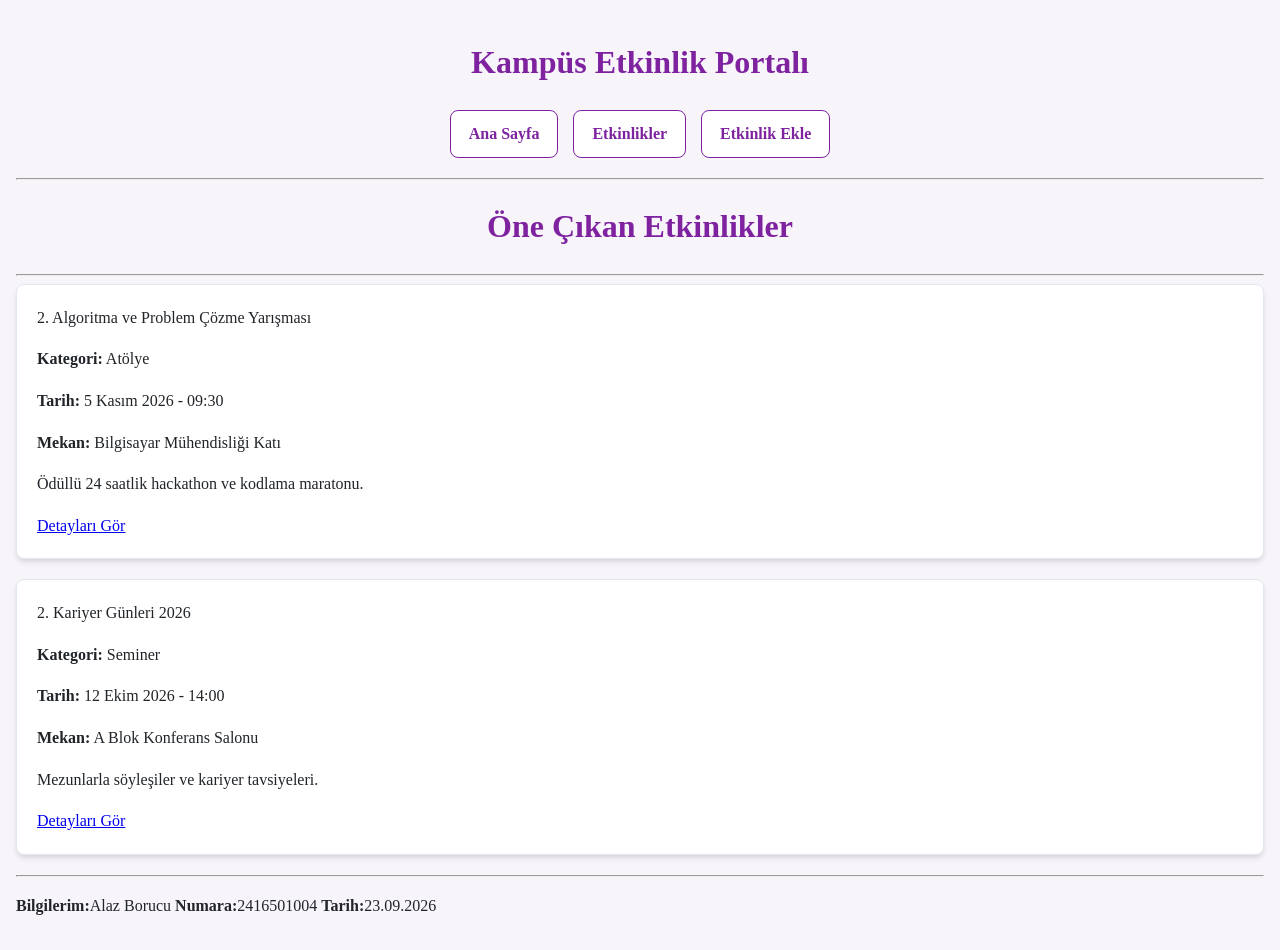
<file: index.html>
<!DOCTYPE html>
<html lang="tr">
<head>
    <meta charset="UTF-8">
    <meta name="viewport" content="width=device-width, initial-scale=1.0">
    <title>Kampüs Etkinlikleri</title>
    <link rel="stylesheet" href="2416501004.css">
    <script type="module" src="js/event-list.js"></script>
</head>
<body>
    <header>
        <h1>Kampüs Etkinlik Portalı</h1>
        <nav>
    <ul>
        <li><a href="index.html" class="nav-link">Ana Sayfa</a></li>
        <li><a href="etkinlikler.html" class="nav-link">Etkinlikler</a></li>
        <li><a href="etkinlikdegisiklik.html" class="nav-link">Etkinlik Ekle</a></li>
    </ul>
</nav>
    </header>
    <hr>
    <main>
    <h1 class="alti-cizili">Öne Çıkan Etkinlikler</h1>
    <hr>
        <section id="etkinlik-listesi" class="etkinlik-listesi" data-limit="2"></section>
</main>

 <hr>

 <footer>
    <p><strong>Bilgilerim:</strong>Alaz Borucu <strong>Numara:</strong>2416501004 <strong>Tarih:</strong>23.09.2026</p>
 </footer>
</body>
</html>
</file>
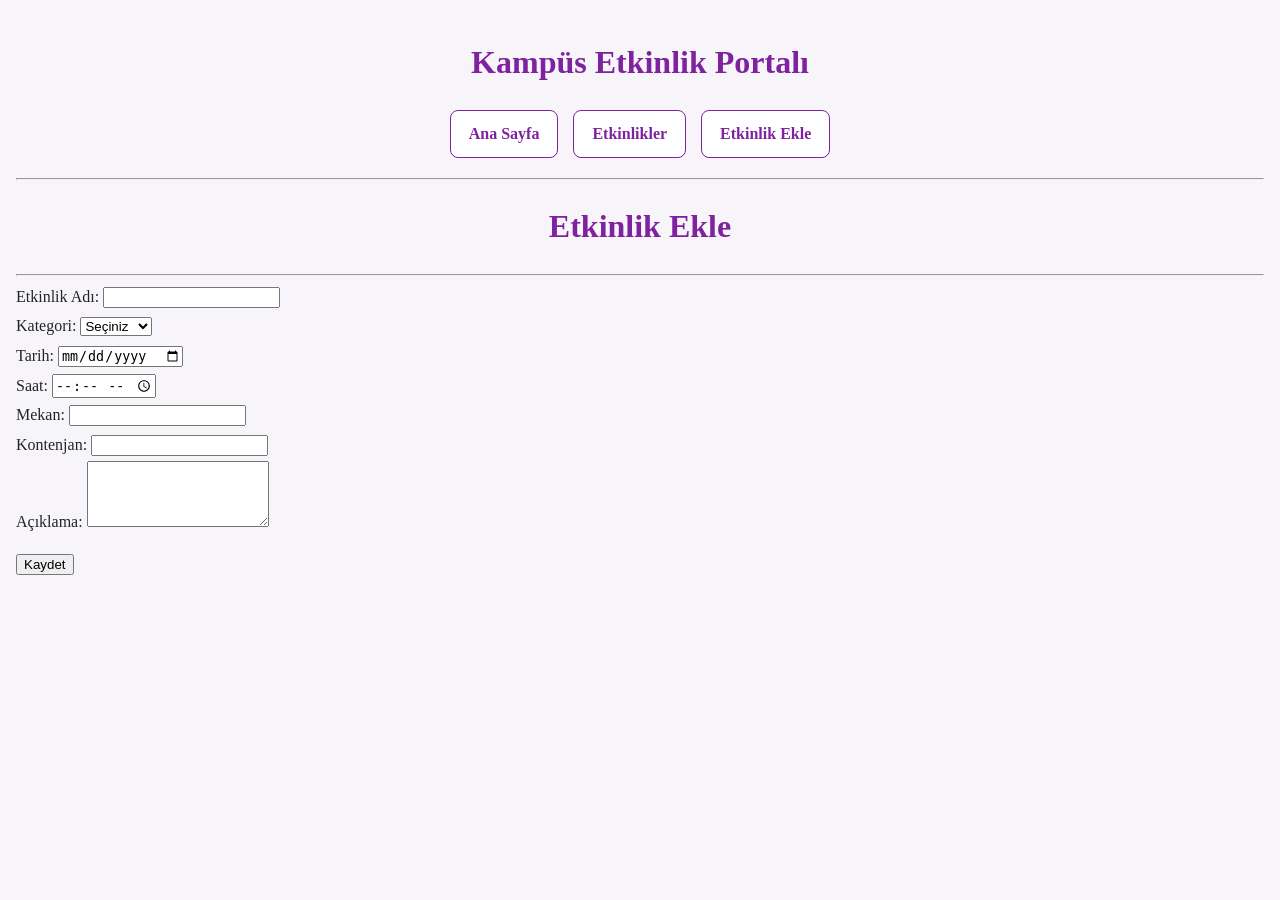
<file: etkinlikdegisiklik.html>
<!DOCTYPE html>
<html lang="en">
<head>
    <meta charset="UTF-8">
    <meta name="viewport" content="width=device-width, initial-scale=1.0">
    <title>Etkinlik Ekle</title>
    <link rel="stylesheet" href="2416501004.css">
    <script type="module" src="js/event-form.js"></script>
</head>
<body>
    <header>
        <h1>Kampüs Etkinlik Portalı</h1>
        <nav>
    <ul>
        <li><a href="index.html" class="nav-link">Ana Sayfa</a></li>
        <li><a href="etkinlikler.html" class="nav-link">Etkinlikler</a></li>
        <li><a href="etkinlikdegisiklik.html" class="nav-link">Etkinlik Ekle</a></li>
    </ul>
</nav>
    </header>
    <hr>
    <main>
    <h1 class="alti-cizili">Etkinlik Ekle</h1>
    <hr>

<form id="etkinlik-formu" novalidate>        <div>
            <label for="ad">Etkinlik Adı:</label>
            <input type="text" id="ad" name="ad">
            <span id="ad-hata" class="hata-mesaji"></span>
        </div>

        <div>
            <label for="kategori">Kategori:</label>
            <select id="kategori" name="kategori">
                <option value="">Seçiniz</option>
                <option value="Atölye">Atölye</option>
                <option value="Seminer">Seminer</option>
                <option value="Konser">Konser</option>
            </select>
            <span id="kategori-hata" class="hata-mesaji"></span>
        </div>

        <div>
            <label for="tarih">Tarih:</label>
            <input type="date" id="tarih" name="tarih">
            <span id="tarih-hata" class="hata-mesaji"></span>
        </div>

        <div>
            <label for="saat">Saat:</label>
            <input type="time" id="saat" name="saat">
            <span id="saat-hata" class="hata-mesaji"></span>
        </div>

        <div>
            <label for="mekan">Mekan:</label>
            <input type="text" id="mekan" name="mekan">
            <span id="mekan-hata" class="hata-mesaji"></span>
        </div>

        <div>
            <label for="kontenjan">Kontenjan:</label>
            <input type="number" id="kontenjan" name="kontenjan">
            <span id="kontenjan-hata" class="hata-mesaji"></span>
        </div>

        <div>
            <label for="aciklama">Açıklama:</label>
            <textarea id="aciklama" name="aciklama" rows="4"></textarea>
            <span id="aciklama-hata" class="hata-mesaji"></span>
        </div>

        <button type="submit" class="btn-detail" style="margin-top: 15px;">Kaydet</button>
        
        <!-- Genel Form Mesaj Kutusu -->
        <div id="form-mesaj" style="margin-top: 15px;"></div>
    </form>
</main>
</body>
</html>
</file>
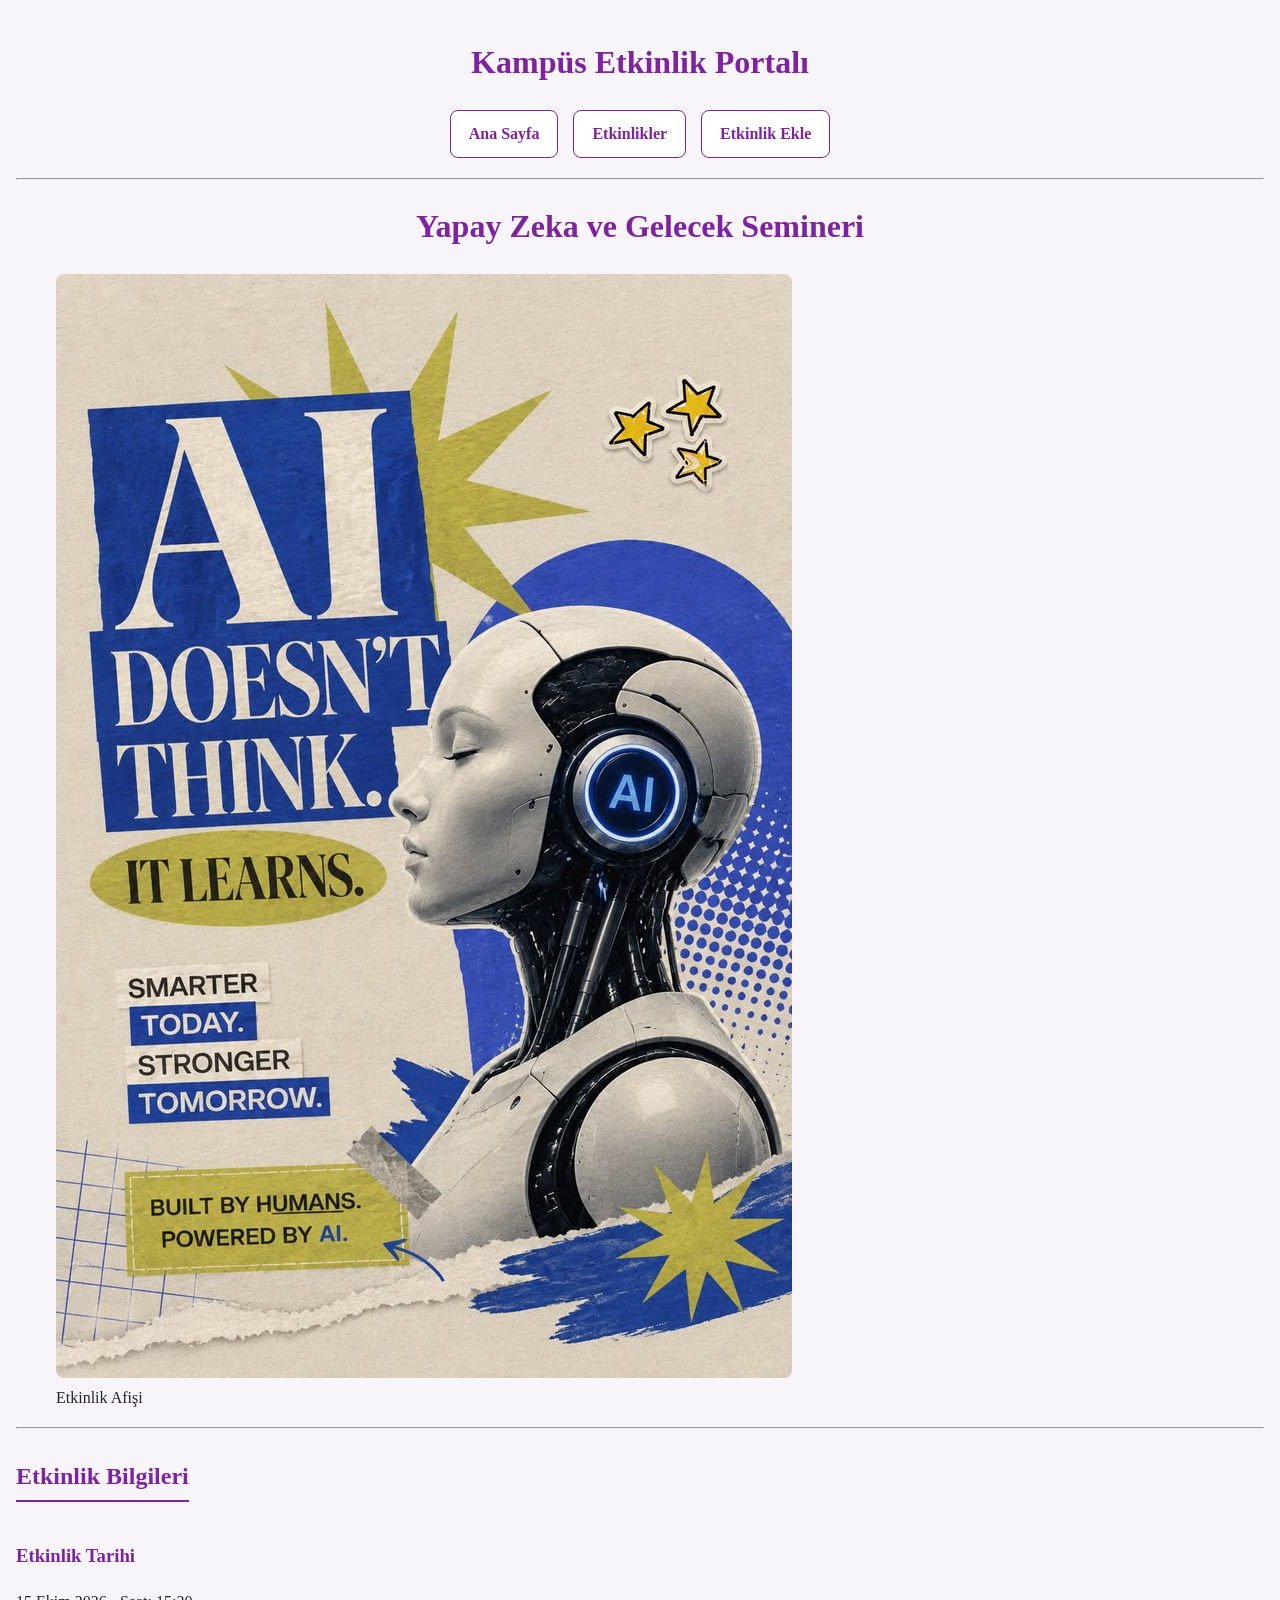
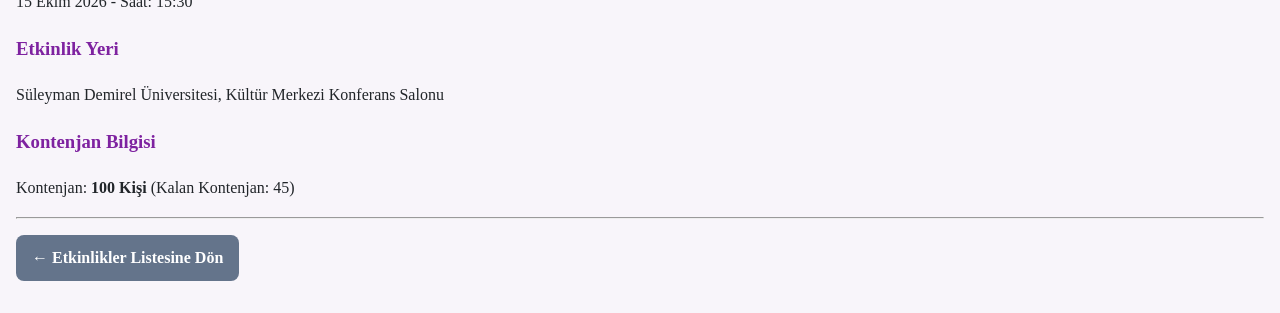
<file: etkinlikdetay2.html>
<!DOCTYPE html>
<html lang="tr">
<head>
    <meta charset="UTF-8">
    <meta name="viewport" content="width=device-width, initial-scale=1.0">
    <title>Yapay Zeka Semineri | Etkinlik Detayı</title>
    <link rel="stylesheet" href="2416501004.css">
    <script type="module" src="js/event-detail.js"></script>
</head>
<body>

    <header>
        <h1>Kampüs Etkinlik Portalı</h1>
        <nav>
    <ul>
        <li><a href="index.html" class="nav-link">Ana Sayfa</a></li>
        <li><a href="etkinlikler.html" class="nav-link">Etkinlikler</a></li>
        <li><a href="etkinlikdegisiklik.html" class="nav-link">Etkinlik Ekle</a></li>
    </ul>
</nav>
    </header>
    <hr>

    <main>
        <h1>Yapay Zeka ve Gelecek Semineri</h1>

        <figure>
            <img src="resimler/resim2.jpeg" alt="Etkinlik Afişi">
            <figcaption>Etkinlik Afişi</figcaption>
        </figure>

        <hr>

        <section>
            <h2>Etkinlik Bilgileri</h2>
            <h3>Etkinlik Tarihi</h3>
            <p>15 Ekim 2026 - Saat: 15:30</p>

            <h3>Etkinlik Yeri</h3>
            <p>Süleyman Demirel Üniversitesi, Kültür Merkezi Konferans Salonu</p>

            <h3>Kontenjan Bilgisi</h3>
            <p>Kontenjan: <strong>100 Kişi</strong> (Kalan Kontenjan: 45)</p>
        </section>

        <hr>

        <p><a href="etkinlikler.html" class="btn-secondary">&larr; Etkinlikler Listesine Dön</a></p>
    </main>

</body>
</html>
</file>
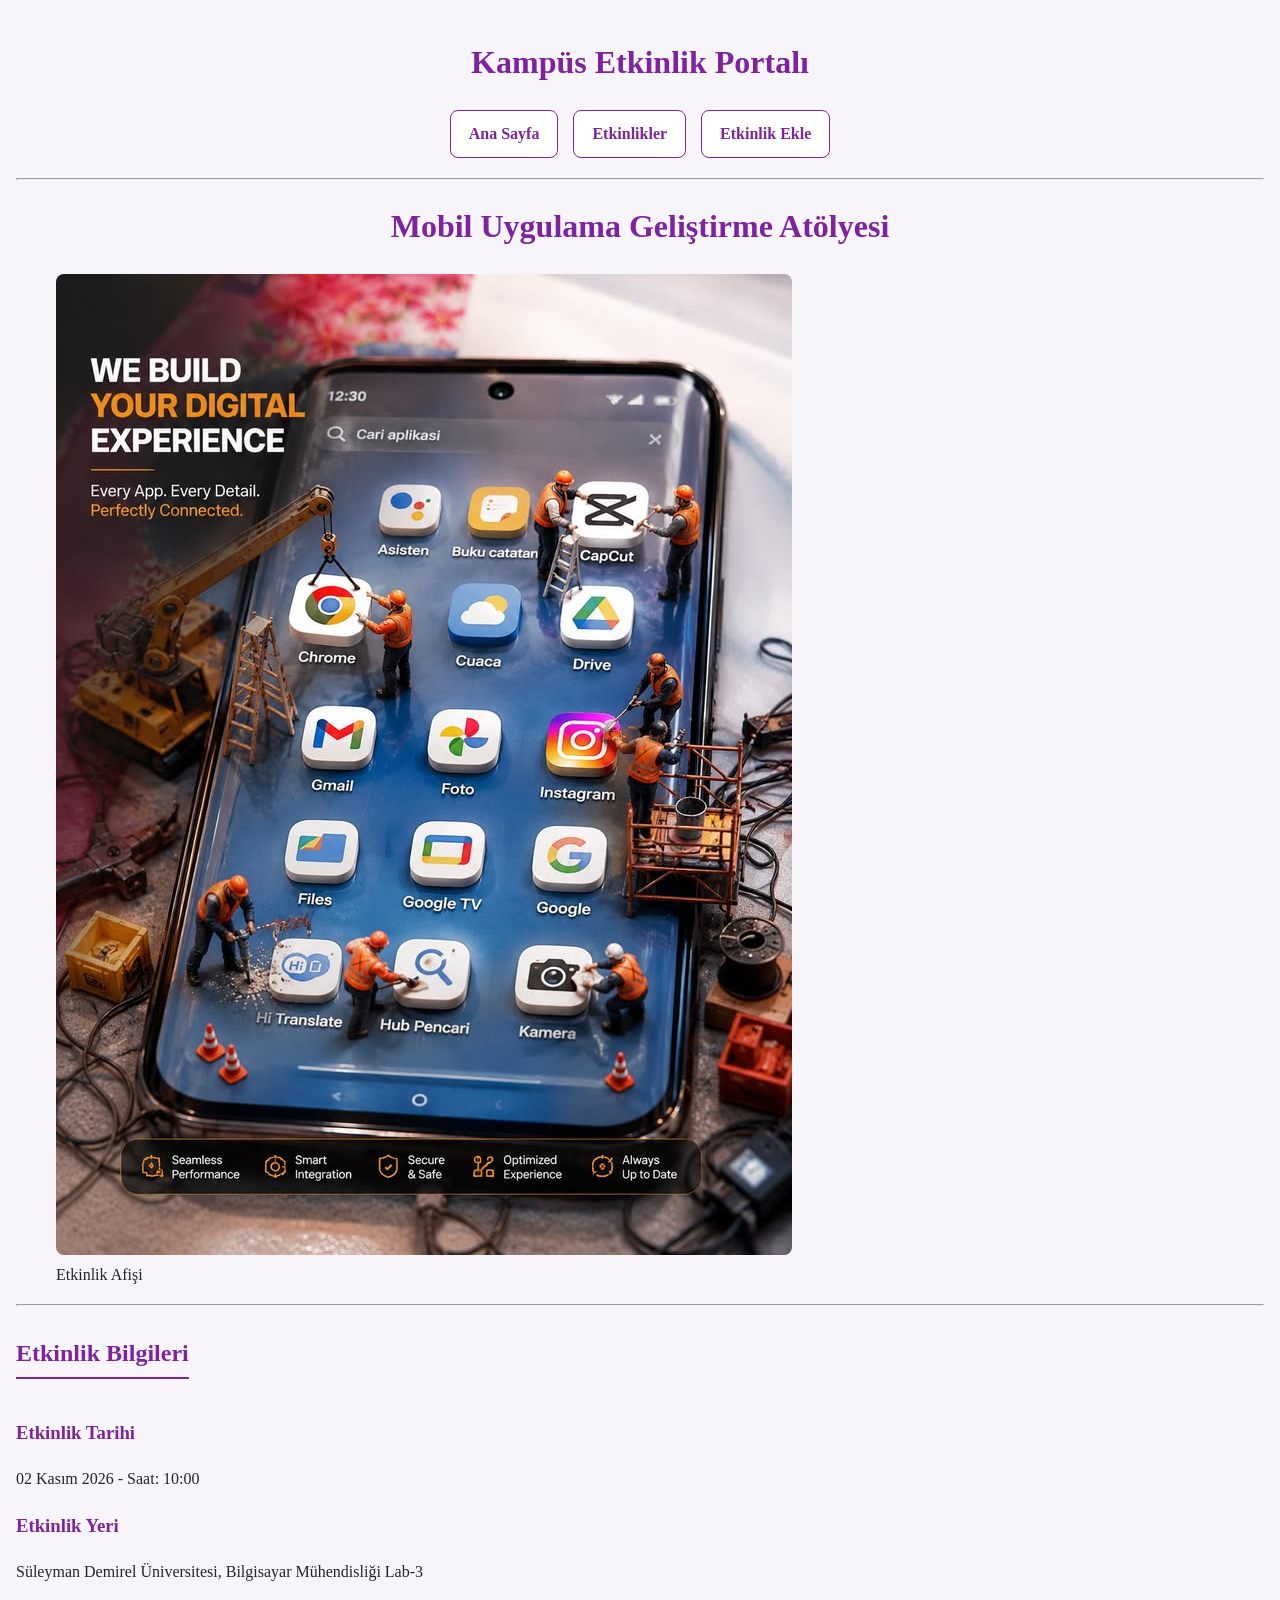
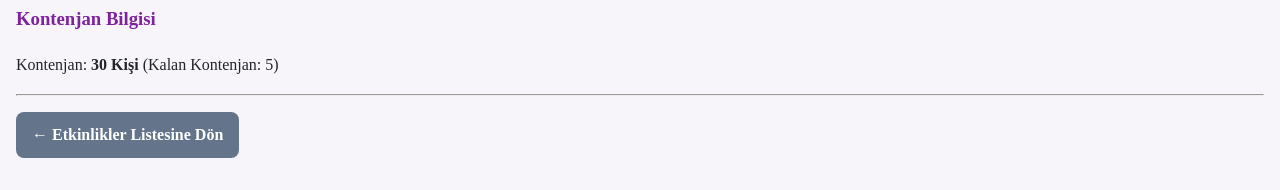
<file: etkinlikdetay3.html>
<!DOCTYPE html>
<html lang="tr">
<head>
    <meta charset="UTF-8">
    <meta name="viewport" content="width=device-width, initial-scale=1.0">
    <title>Mobil Uygulama Atölyesi | Etkinlik Detayı</title>
    <link rel="stylesheet" href="2416501004.css">
    <script type="module" src="js/event-detail.js"></script>
</head>
<body>

    <header>
        <h1>Kampüs Etkinlik Portalı</h1>
        <nav>
    <ul>
        <li><a href="index.html" class="nav-link">Ana Sayfa</a></li>
        <li><a href="etkinlikler.html" class="nav-link">Etkinlikler</a></li>
        <li><a href="etkinlikdegisiklik.html" class="nav-link">Etkinlik Ekle</a></li>
    </ul>
</nav>
    </header>
    <hr>

    <main>
        <h1>Mobil Uygulama Geliştirme Atölyesi</h1>

        <figure>
           <img src="resimler/resim3.jpeg" alt="Etkinlik Afişi">
            <figcaption>Etkinlik Afişi</figcaption>
        </figure>

        <hr>

        <section>
            <h2>Etkinlik Bilgileri</h2>
            <h3>Etkinlik Tarihi</h3>
            <p>02 Kasım 2026 - Saat: 10:00</p>

            <h3>Etkinlik Yeri</h3>
            <p>Süleyman Demirel Üniversitesi, Bilgisayar Mühendisliği Lab-3</p>

            <h3>Kontenjan Bilgisi</h3>
            <p>Kontenjan: <strong>30 Kişi</strong> (Kalan Kontenjan: 5)</p>
        </section>

        <hr>

        <p><a href="etkinlikler.html" class="btn-secondary">&larr; Etkinlikler Listesine Dön</a></p>
    </main>

</body>
</html>
</file>
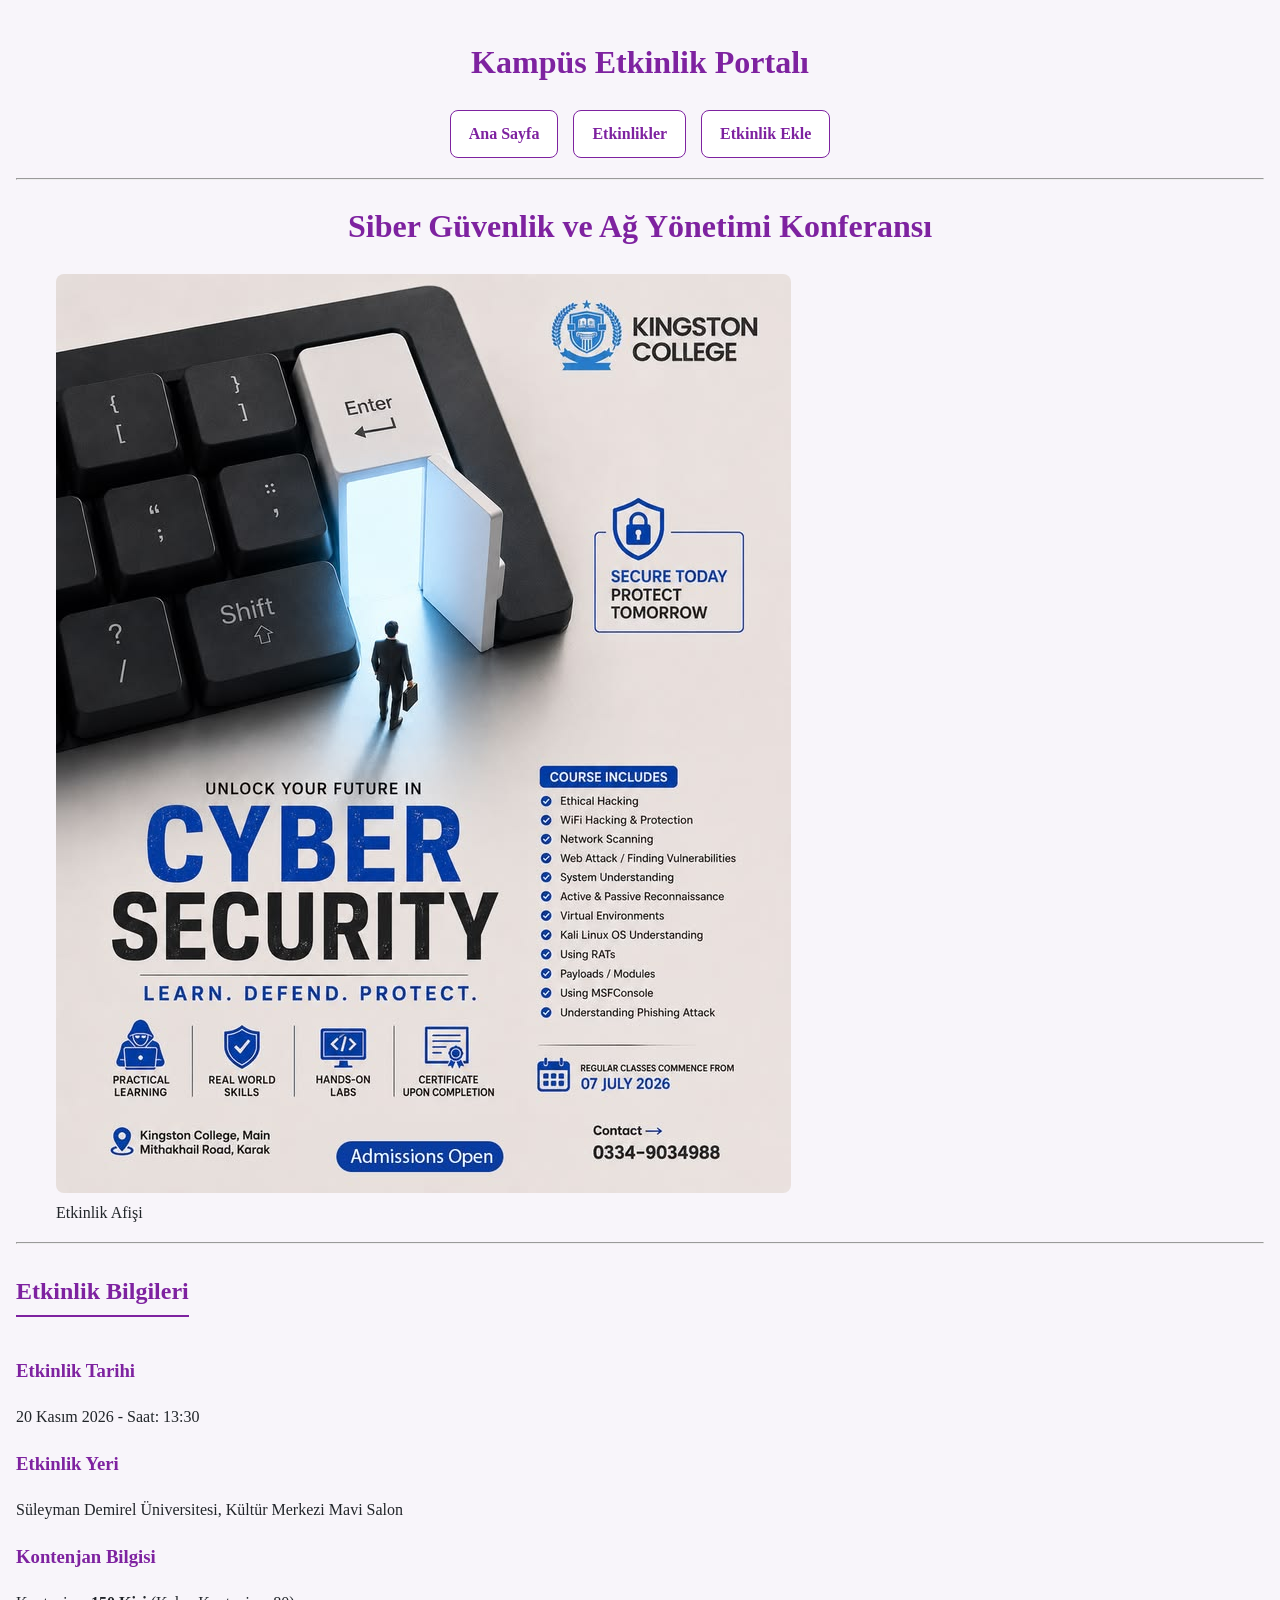
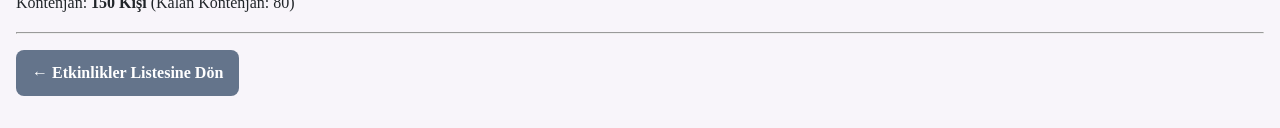
<file: etkinlikdetay4.html>
<!DOCTYPE html>
<html lang="tr">
<head>
    <meta charset="UTF-8">
    <meta name="viewport" content="width=device-width, initial-scale=1.0">
    <title>Siber Güvenlik Konferansı | Etkinlik Detayı</title>
    <link rel="stylesheet" href="2416501004.css">
    <script type="module" src="js/event-detail.js"></script>
</head>
<body>

    <header>
        <h1>Kampüs Etkinlik Portalı</h1>
        <nav>
    <ul>
        <li><a href="index.html" class="nav-link">Ana Sayfa</a></li>
        <li><a href="etkinlikler.html" class="nav-link">Etkinlikler</a></li>
        <li><a href="etkinlikdegisiklik.html" class="nav-link">Etkinlik Ekle</a></li>
    </ul>
</nav>
    </header>
    <hr>

    <main>
        <h1>Siber Güvenlik ve Ağ Yönetimi Konferansı</h1>

        <figure>
            <img src="resimler/resim4.jpeg" alt="Etkinlik Afişi">
            <figcaption>Etkinlik Afişi</figcaption>
        </figure>

        <hr>

        <section>
            <h2>Etkinlik Bilgileri</h2>
            <h3>Etkinlik Tarihi</h3>
            <p>20 Kasım 2026 - Saat: 13:30</p>

            <h3>Etkinlik Yeri</h3>
            <p>Süleyman Demirel Üniversitesi, Kültür Merkezi Mavi Salon</p>

            <h3>Kontenjan Bilgisi</h3>
            <p>Kontenjan: <strong>150 Kişi</strong> (Kalan Kontenjan: 80)</p>
        </section>

        <hr>

        <p><a href="etkinlikler.html"class="btn-secondary">&larr; Etkinlikler Listesine Dön</a></p>
    </main>

</body>
</html>
</file>
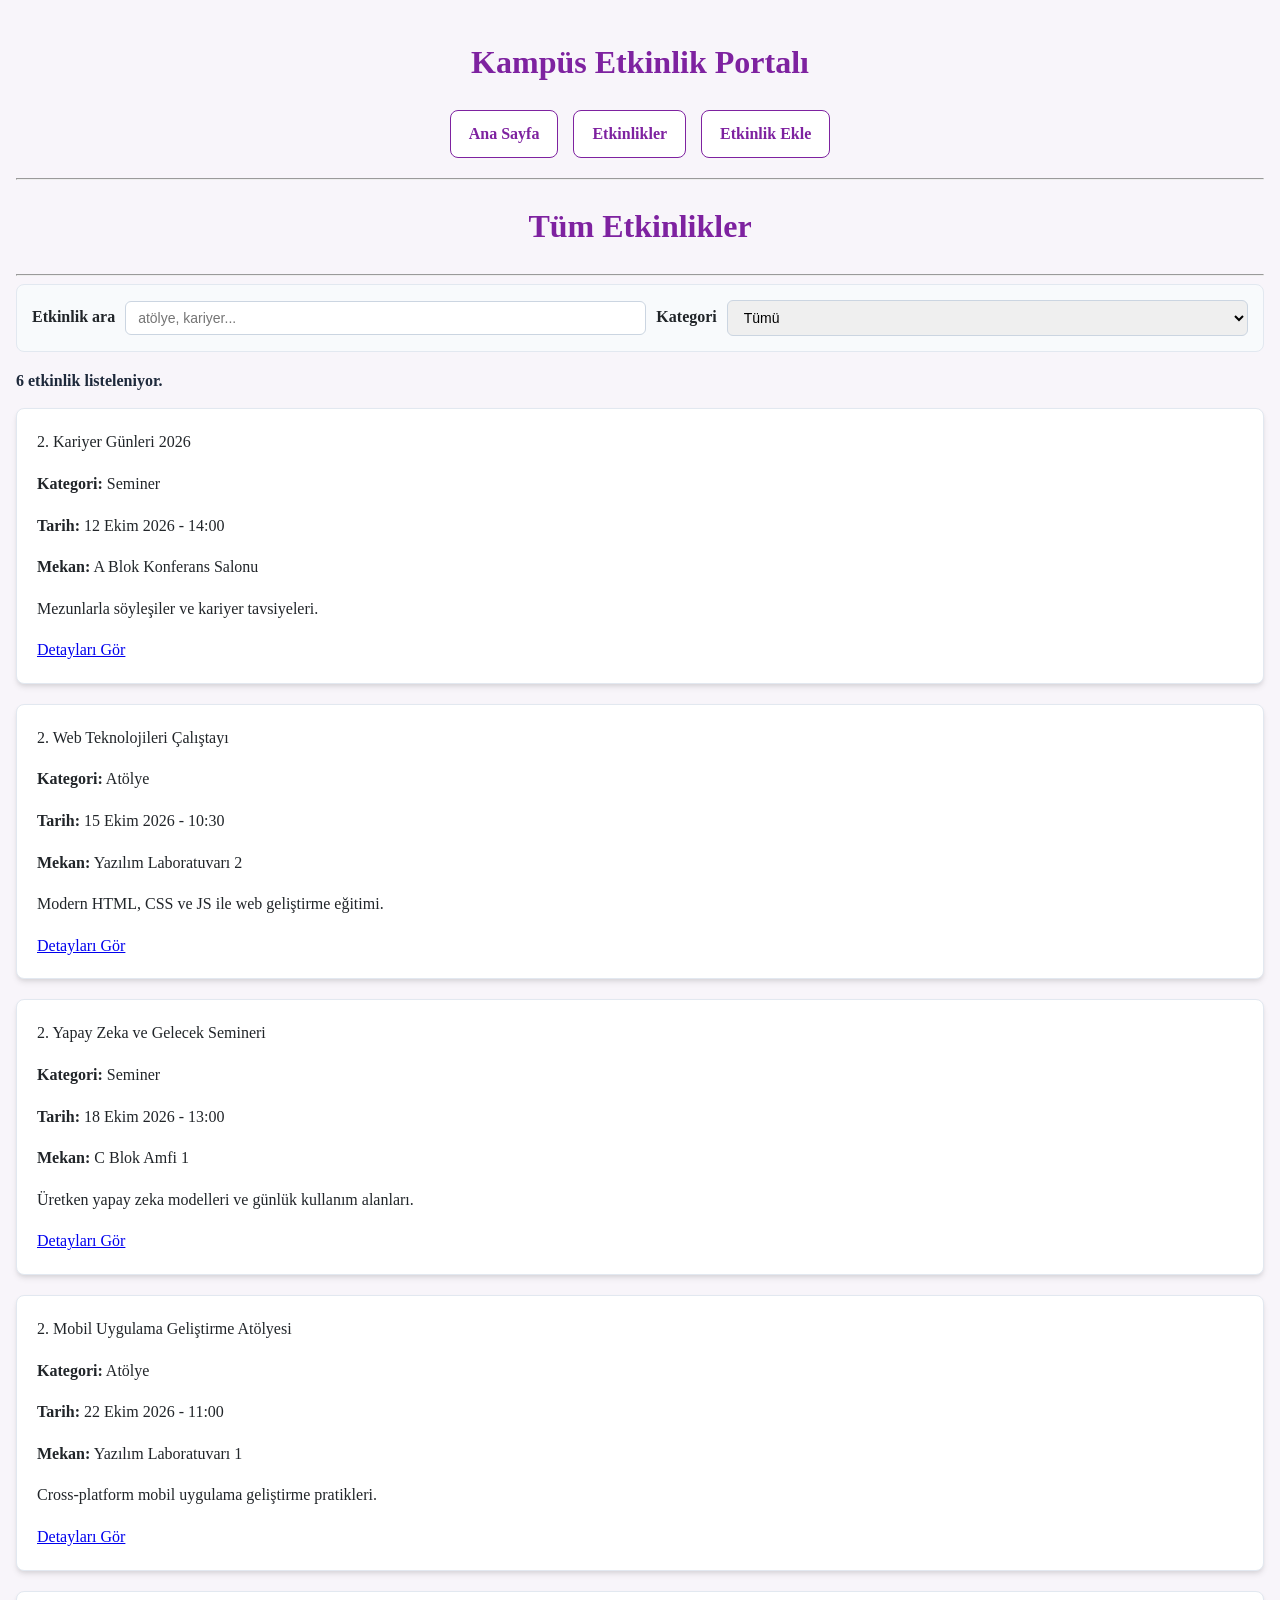
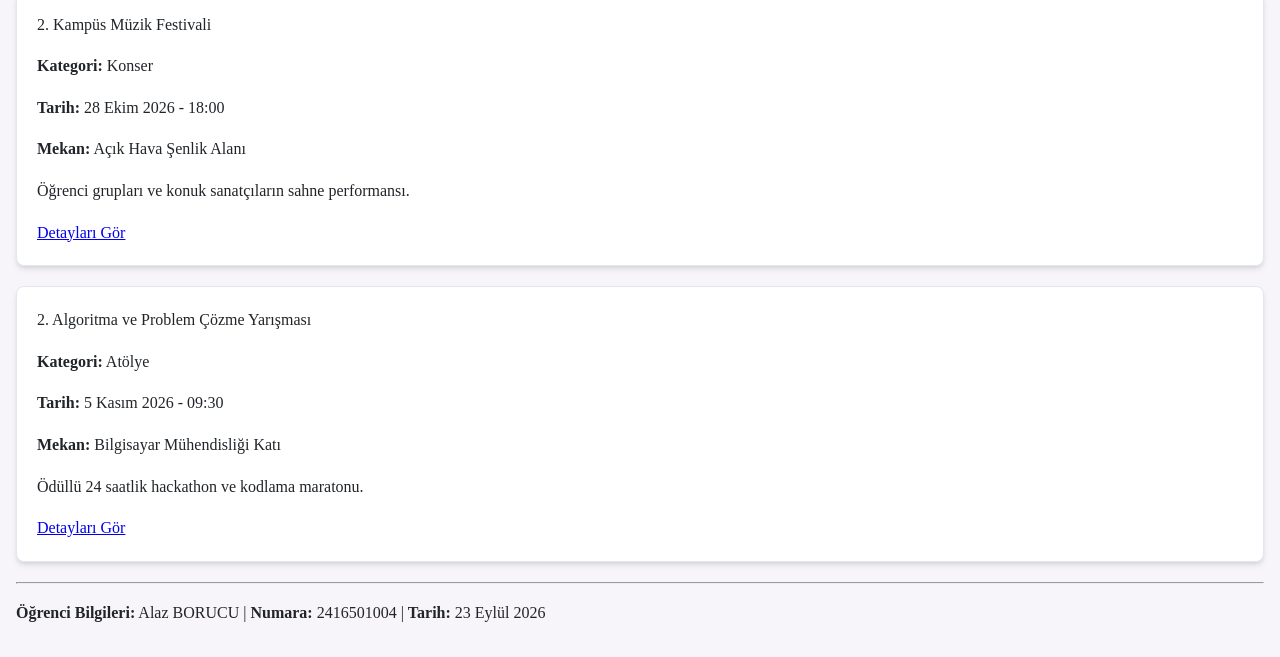
<file: etkinlikler.html>
<!DOCTYPE html>
<html lang="tr">
<head>
    <meta charset="UTF-8">
    <meta name="viewport" content="width=device-width, initial-scale=1.0">
    <title>Tüm Etkinlikler | Etkinlik Portalı</title>
    <link rel="stylesheet" href="2416501004.css">
    <script type="module" src="js/event-list.js"></script>
</head>
<body>
    <header>
        <h1>Kampüs Etkinlik Portalı</h1>
        <nav>
    <ul>
        <li><a href="index.html" class="nav-link">Ana Sayfa</a></li>
        <li><a href="etkinlikler.html" class="nav-link">Etkinlikler</a></li>
        <li><a href="etkinlikdegisiklik.html" class="nav-link">Etkinlik Ekle</a></li>
    </ul>
</nav>
    </header>
    <hr>
    <main>
    <h1 class="alti-cizili">Tüm Etkinlikler</h1>
    <hr>

    <!-- ADIM 6: Filtre Alanları Formu -->
    <form id="filtre-formu" class="filtre">
        <label for="arama">Etkinlik ara</label>
        <input type="search" id="arama" placeholder="atölye, kariyer...">

        <label for="kategori-filtre">Kategori</label>
        <select id="kategori-filtre">
            <option value="">Tümü</option>
        </select>
    </form>

    <!-- Sonuç Metni Satırı -->
    <p id="sonuc"></p>

    <!-- Etkinlik Kartları Kapsayıcısı -->
    <section id="etkinlik-listesi" class="etkinlik-listesi"></section>
</main>
    <hr>
    <footer>
        <p><strong>Öğrenci Bilgileri:</strong> Alaz BORUCU | <strong>Numara:</strong> 2416501004 | <strong>Tarih:</strong> 23 Eylül 2026</p>
    </footer>
</body>
</html>
</file>
<file: 2416501004.css>
:root {
    --no: 2416501004;
    --ton: 284;
    --renk-ana: hsl(var(--ton) 65% 38%);
    --renk-zemin: hsl(var(--ton) 30% 97%);
    --font: Georgia, serif;
    --bosluk-m: 1rem;
    --kose: 8px;
}

* {
    box-sizing: border-box;
}

body {
    font-family: var(--font);
    background-color: var(--renk-zemin);
    color: #212529;
    margin: 0;
    padding: var(--bosluk-m);
    line-height: 1.6;
}

h1, h2, h3 {
    color: var(--renk-ana);
}

h1 {
    text-align: center;
}

h2 {
    border-bottom: 2px solid var(--renk-ana);
    padding-bottom: 5px;
    display: inline-block;
}


.card {
    background-color: #ffffff;
    border: 1px solid #e2e8f0;
    border-radius: var(--kose);
    padding: 20px;
    margin-bottom: 20px;
    box-shadow: 0 4px 6px -1px rgba(0, 0, 0, 0.1), 0 2px 4px -1px rgba(0, 0, 0, 0.06);
    transition: transform 0.2s ease, box-shadow 0.2s ease;
}


.card:hover {
    transform: translateY(-3px);
    box-shadow: 0 10px 15px -3px rgba(0, 0, 0, 0.1), 0 4px 6px -2px rgba(0, 0, 0, 0.05);
}


.card-container {
    display: flex;
    flex-direction: column;
    gap: 15px;
}


table {
    width: 100%;
    border-collapse: collapse;
    margin-top: 15px;
    background-color: #ffffff;
    border-radius: var(--kose);
    overflow: hidden;
}

th, td {
    padding: 12px;
    text-align: left;
    border: 1px solid #cbd5e1;
}

th {
    background-color: var(--renk-ana);
    color: #ffffff;
}


header {
    margin-bottom: 20px;
}

nav ul {
    list-style-type: none;
    padding: 0;
    margin: 0;
    display: flex;
    justify-content: center;
    gap: 15px;
    flex-wrap: wrap;
}

.nav-link {
    text-decoration: none;
    color: var(--renk-ana);
    background-color: #ffffff;
    border: 1px solid var(--renk-ana);
    padding: 10px 18px;
    border-radius: var(--kose);
    font-weight: 600;
    display: inline-block;
    transition: all 0.2s ease;
}

.nav-link:hover {
    background-color: var(--renk-ana);
    color: #ffffff;
}


.btn-detay, .btn-primary, .btn-secondary {
    display: inline-block;
    text-decoration: none;
    padding: 10px 16px;
    border-radius: var(--kose);
    font-weight: 600;
    text-align: center;
    cursor: pointer;
    border: none;
}

.btn-detay {
    background-color: var(--renk-ana);
    color: #ffffff;
    margin-top: 10px;
}

.btn-detay:hover {
    opacity: 0.9;
}

.btn-primary {
    background-color: var(--renk-ana);
    color: #ffffff;
    width: 100%;
}

.btn-primary:hover {
    opacity: 0.9;
}

.btn-secondary {
    background-color: #64748b;
    color: #ffffff;
}

.btn-secondary:hover {
    background-color: #475569;
}

img {
    max-width: 100%;
    height: auto;
    border-radius: var(--kose);
}

@media (max-width: 768px) {
    nav ul {
        flex-direction: column;
        gap: 10px;
    }

    .nav-link {
        text-align: center;
        width: 100%;
    }

    h1 {
        font-size: 22px;
    }

    h2 {
        font-size: 18px;
    }

    table {
        display: block;
        overflow-x: auto;
        white-space: nowrap;
    }
}
/* Filtre Formu Stilleri */
.filtre {
    display: grid;
    grid-template-columns: 1fr;
    gap: 10px;
    margin-bottom: 15px;
    background-color: #f8fafc;
    padding: 15px;
    border-radius: 8px;
    border: 1px solid #e2e8f0;
}

.filtre label {
    font-weight: bold;
    margin-bottom: 2px;
}

.filtre input, 
.filtre select {
    padding: 8px 12px;
    border: 1px solid #cbd5e1;
    border-radius: 6px;
    font-size: 14px;
}

#sonuc {
    font-weight: bold;
    color: #1e293b;
    margin-bottom: 15px;
}

/* Geniş Ekran (Masaüstü) Düzeni */
@media (min-width: 768px) {
    .filtre {
        grid-template-columns: auto 1fr auto 1fr;
        align-items: center;
    }
}
/* Form Doğrulama Stilleri */
.hata-mesaji {
    color: #dc2626;
    font-size: 13px;
    margin-top: 4px;
    display: block;
}

[aria-invalid="true"] {
    border-color: #dc2626 !important;
    background-color: #fef2f2;
}

.basari-kutusu {
    background-color: #f0fdf4;
    border: 1px solid #16a34a;
    color: #15803d;
    padding: 15px;
    border-radius: 8px;
}

.hata-kutusu {
    background-color: #fef2f2;
    border: 1px solid #dc2626;
    color: #991b1b;
    padding: 15px;
    border-radius: 8px;
}
</file>
